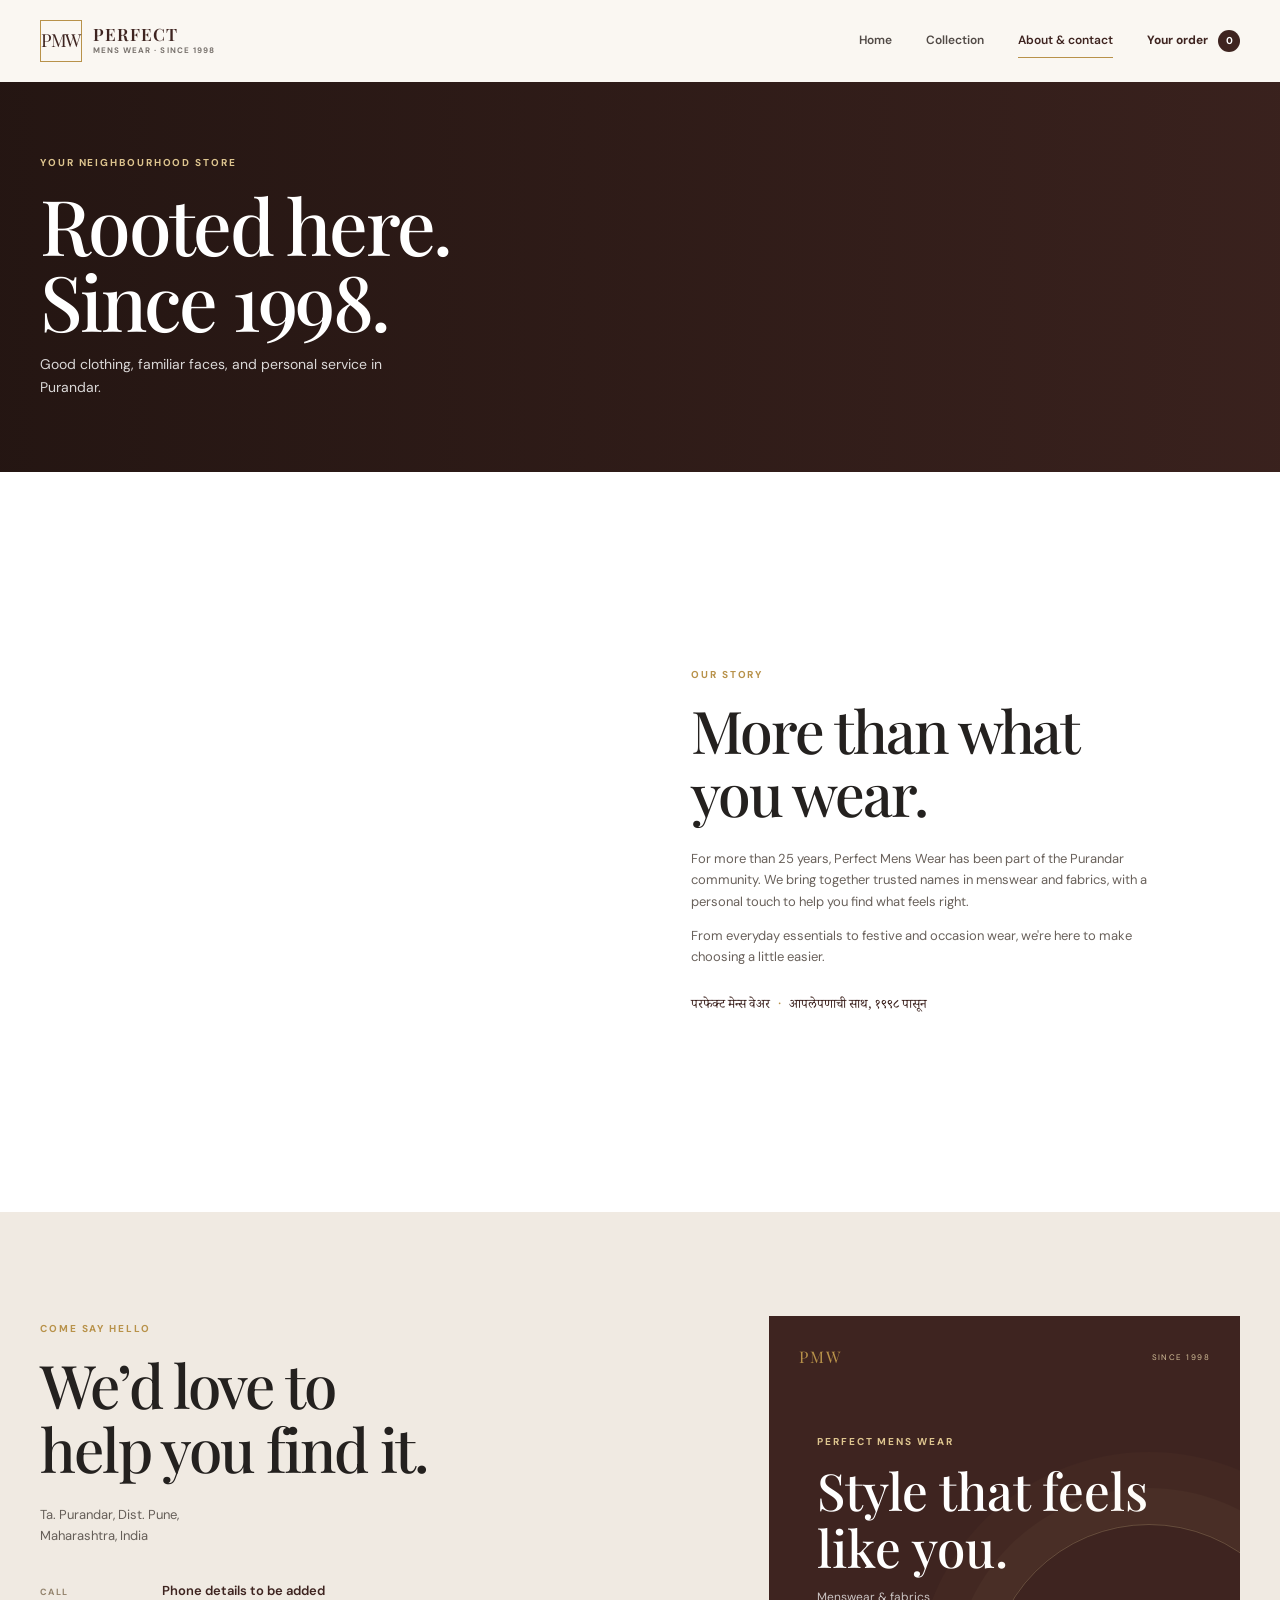
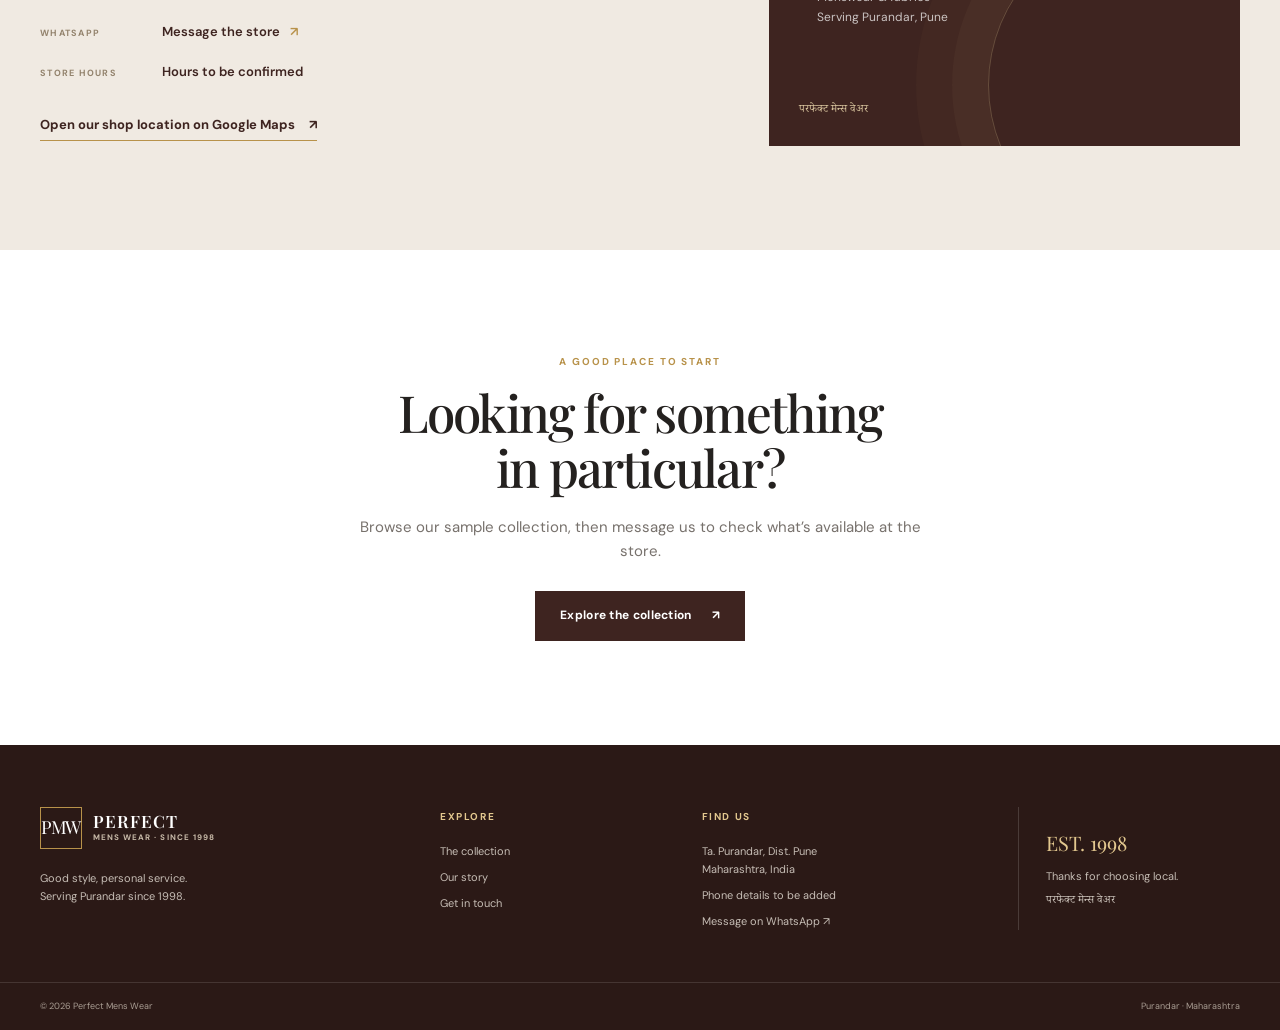
<file: contact.html>
<!doctype html>
<html lang="en">
  <head>
    <meta charset="utf-8">
    <meta name="viewport" content="width=device-width, initial-scale=1">
    <meta name="theme-color" content="#3e2420">
    <meta name="description" content="Get in touch with Perfect Mens Wear, your local menswear and fabric store serving Purandar since 1998.">
    <meta property="og:title" content="About & Contact | Perfect Mens Wear">
    <meta property="og:description" content="Visit or get in touch with Perfect Mens Wear in Purandar, Maharashtra.">
    <meta property="og:type" content="website">
    <title>About &amp; Contact | Perfect Mens Wear</title>
    <link rel="preconnect" href="https://fonts.googleapis.com">
    <link rel="preconnect" href="https://fonts.gstatic.com" crossorigin>
    <link href="https://fonts.googleapis.com/css2?family=DM+Sans:wght@400;500;600;700&family=Playfair+Display:wght@500;600;700&family=Noto+Serif+Devanagari:wght@500;600&display=swap" rel="stylesheet">
    <link rel="stylesheet" href="styles.css">
    <script src="site-config.js" defer></script>
    <script src="products.js" defer></script>
    <script src="app.js" defer></script>
  </head>
  <body data-page="contact">
    <div id="site-header"></div>
    <main id="main-content">
      <section class="page-hero contact-hero">
        <div class="page-width page-hero-content"><p class="eyebrow eyebrow-light">YOUR NEIGHBOURHOOD STORE</p><h1>Rooted here.<br>Since 1998.</h1><p>Good clothing, familiar faces, and personal service in Purandar.</p></div>
      </section>
      <section class="story-section section-padding">
        <div class="page-width story-grid">
          <div class="story-image" role="img" aria-label="Menswear editorial image"></div>
          <div class="story-copy"><p class="eyebrow">OUR STORY</p><h2>More than what<br>you wear.</h2><p>For more than 25 years, Perfect Mens Wear has been part of the Purandar community. We bring together trusted names in menswear and fabrics, with a personal touch to help you find what feels right.</p><p>From everyday essentials to festive and occasion wear, we're here to make choosing a little easier.</p><p class="story-signoff" lang="mr">परफेक्ट मेन्स वेअर <span>·</span> आपलेपणाची साथ, १९९८ पासून</p></div>
        </div>
      </section>
      <section class="contact-section section-padding">
        <div class="page-width contact-grid">
          <div class="contact-copy"><p class="eyebrow">COME SAY HELLO</p><h2>We’d love to<br>help you find it.</h2><p class="contact-location">Ta. Purandar, Dist. Pune,<br>Maharashtra, India</p><div class="contact-details">
            <div class="contact-detail"><span>CALL</span><a data-contact-phone href="#">Phone details to be added</a></div>
            <div class="contact-detail"><span>WHATSAPP</span><button class="inline-button whatsapp-action" type="button">Message the store <span aria-hidden="true">↗</span></button></div>
            <div class="contact-detail"><span>STORE HOURS</span><p data-contact-hours>Hours to be confirmed</p></div>
          </div>
          <a class="text-link" data-map-link href="https://maps.app.goo.gl/xynNc9MXtxaGUpaV7?g_st=aw" target="_blank" rel="noopener noreferrer">Open our shop location on Google Maps <span aria-hidden="true">↗</span></a>
          </div>
          <div class="contact-card"><div class="contact-card-top"><span class="monogram">PMW</span><span class="since-label">SINCE 1998</span></div><p class="eyebrow eyebrow-light">PERFECT MENS WEAR</p><h3>Style that feels<br>like you.</h3><p>Menswear &amp; fabrics<br>Serving Purandar, Pune</p><div class="contact-card-bottom">परफेक्ट मेन्स वेअर</div></div>
        </div>
      </section>
      <section class="closing-section section-padding"><div class="page-width centered"><p class="eyebrow">A GOOD PLACE TO START</p><h2>Looking for something<br>in particular?</h2><p class="section-intro">Browse our sample collection, then message us to check what’s available at the store.</p><a class="button button-brown" href="collection.html">Explore the collection <span aria-hidden="true">↗</span></a></div></section>
    </main>
    <div id="site-footer"></div>
    <div id="site-overlays"></div>
  </body>
</html>
</file>
<file: styles.css>
:root {
  color-scheme: light;
  --brown: #3e2420;
  --brown-deep: #2b1916;
  --paper: #faf7f2;
  --white: #fff;
  --ink: #24211f;
  --muted: #77716c;
  --line: #e8e1d8;
  --gold: #b8924a;
  --green: #238a4b;
  --serif: "Playfair Display", Georgia, serif;
  --sans: "DM Sans", Arial, sans-serif;
  --devanagari: "Noto Serif Devanagari", serif;
}

* { box-sizing: border-box; }
html { scroll-behavior: smooth; }
body { margin: 0; background: var(--paper); color: var(--ink); font-family: var(--sans); font-size: 15px; line-height: 1.65; -webkit-font-smoothing: antialiased; }
body.drawer-is-open { overflow: hidden; }
button, input, select, textarea { font: inherit; }
button, a, select { -webkit-tap-highlight-color: transparent; }
button { color: inherit; }
a { color: inherit; text-decoration: none; }
img { display: block; max-width: 100%; }
h1, h2, h3, p { margin-top: 0; }
h1, h2, .category-name { font-family: var(--serif); font-weight: 500; letter-spacing: -.035em; }
h1 { font-size: clamp(3rem, 6.7vw, 6.4rem); line-height: .99; }
h2 { font-size: clamp(2.2rem, 4vw, 3.75rem); line-height: 1.07; }
h3 { font-family: var(--serif); font-weight: 500; }
::selection { color: var(--white); background: var(--brown); }
.page-width { width: min(1200px, calc(100% - 64px)); margin-inline: auto; }
.section-padding { padding-block: 104px; }
.centered { text-align: center; }
.mobile-only { display: none; }
.small-note { margin: 24px 0 0; color: var(--muted); font-size: 12px; }
.eyebrow { margin-bottom: 16px; color: var(--gold); font-size: 10px; font-weight: 700; letter-spacing: .19em; line-height: 1.5; }
.eyebrow-light { color: #dec58f; }
.section-heading { margin-bottom: 48px; }
.section-heading h2 { margin-bottom: 0; }
.split-heading { display: flex; align-items: end; justify-content: space-between; gap: 30px; }
.split-heading .text-link { margin-bottom: 10px; }
.section-intro { max-width: 570px; margin: 20px auto 0; color: var(--muted); }
.text-link { display: inline-flex; align-items: center; gap: 14px; padding: 5px 0; border: 0; border-bottom: 1px solid var(--gold); background: transparent; color: var(--brown); font-size: 13px; font-weight: 700; cursor: pointer; transition: gap .2s ease; }
.text-link:hover { gap: 20px; }
.text-link-light { color: var(--white); border-color: #dec58f; }
.button { display: inline-flex; min-height: 50px; align-items: center; justify-content: center; gap: 20px; padding: 0 24px; border: 1px solid transparent; font-size: 12px; font-weight: 700; letter-spacing: .025em; cursor: pointer; transition: background .2s ease, color .2s ease, border-color .2s ease, transform .2s ease; }
.button:hover { transform: translateY(-2px); }
.button-gold { background: var(--gold); color: var(--brown-deep); }
.button-gold:hover { background: #d1ad66; }
.button-brown { background: var(--brown); color: var(--white); }
.button-brown:hover { background: var(--brown-deep); }
.button-outline-light { border-color: rgba(255,255,255,.55); color: var(--white); }
.button-outline-light:hover { background: var(--white); color: var(--brown); }
.button-whatsapp { background: var(--green); color: var(--white); }
.button-whatsapp:hover { background: #176f3b; }
.button-full { width: 100%; }
.skip-link { position: fixed; z-index: 20; top: -60px; left: 16px; padding: 10px 16px; background: var(--white); color: var(--brown); }
.skip-link:focus { top: 12px; }
.sr-only { position: absolute; width: 1px; height: 1px; overflow: hidden; clip: rect(0,0,0,0); white-space: nowrap; clip-path: inset(50%); }

/* Header */
.site-header { position: relative; z-index: 5; height: 82px; background: var(--paper); }
.nav-inner, .primary-nav, .wordmark { display: flex; align-items: center; }
.nav-inner { height: 100%; justify-content: space-between; }
.wordmark { gap: 11px; }
.wordmark-mark { display: flex; width: 42px; height: 42px; align-items: center; justify-content: center; padding-right: .11em; border: 1px solid var(--gold); color: var(--brown); font-family: var(--serif); font-size: 18px; letter-spacing: -.11em; }
.wordmark-copy { display: grid; gap: 1px; }
.wordmark-copy strong { color: var(--brown); font-family: var(--serif); font-size: 17px; font-weight: 600; letter-spacing: .06em; line-height: 1.1; }
.wordmark-copy small { color: var(--muted); font-size: 8px; font-weight: 700; letter-spacing: .13em; }
.primary-nav { gap: 34px; }
.primary-nav > a { position: relative; padding-block: 8px; color: #514a46; font-size: 12px; font-weight: 600; }
.primary-nav > a::after { position: absolute; right: 0; bottom: 1px; left: 0; height: 1px; background: var(--gold); content: ""; transform: scaleX(0); transform-origin: left; transition: transform .2s ease; }
.primary-nav > a:hover::after, .primary-nav > a.is-active::after { transform: scaleX(1); }
.primary-nav > a.is-active { color: var(--brown); }
.nav-order { display: inline-flex; min-height: 42px; align-items: center; gap: 10px; padding: 0; border: 0; background: transparent; color: var(--brown); font-size: 12px; font-weight: 700; cursor: pointer; }
.cart-count { display: inline-grid; min-width: 22px; height: 22px; place-items: center; border-radius: 50%; background: var(--brown); color: var(--white); font-size: 10px; }
.nav-toggle { display: none; width: 44px; height: 44px; padding: 11px; border: 0; background: transparent; cursor: pointer; }
.nav-toggle span { display: block; height: 1px; margin: 6px 0; background: var(--brown); transition: transform .2s ease; }
.nav-toggle[aria-expanded="true"] span:first-child { transform: translateY(3.5px) rotate(45deg); }
.nav-toggle[aria-expanded="true"] span:last-child { transform: translateY(-3.5px) rotate(-45deg); }

/* Home */
.hero { position: relative; min-height: 660px; overflow: hidden; background: var(--brown); color: var(--white); }
.hero-image, .hero-shade { position: absolute; inset: 0; }
.hero-image { background: url("https://images.unsplash.com/photo-1617137968427-85924c800a22?auto=format&fit=crop&w=2200&q=88") center 38% / cover; }
.hero-shade { background: linear-gradient(90deg, rgba(28,18,16,.82) 0%, rgba(35,21,18,.62) 43%, rgba(35,21,18,.05) 100%), linear-gradient(0deg, rgba(24,16,14,.32), transparent 45%); }
.hero-content { position: relative; display: flex; min-height: 660px; flex-direction: column; align-items: flex-start; justify-content: center; padding-block: 80px 105px; }
.hero h1 { margin-bottom: 15px; }
.hero-marathi { margin-bottom: 18px; color: #e6d5b3; font-family: var(--devanagari); font-size: clamp(16px, 2vw, 22px); }
.hero-copy { max-width: 410px; margin-bottom: 29px; color: rgba(255,255,255,.8); font-size: 14px; }
.hero-actions { display: flex; align-items: center; gap: 28px; }
.since-badge { position: absolute; right: 25px; bottom: 53px; display: grid; width: 116px; height: 116px; place-content: center; border: 1px solid rgba(222,197,143,.75); border-radius: 50%; text-align: center; transform: rotate(7deg); }
.since-badge span { color: #e9d8b8; font-size: 9px; letter-spacing: .07em; }
.since-badge strong { color: var(--white); font-family: var(--serif); font-size: 18px; font-weight: 500; }
.hero-caption { position: absolute; right: 32px; bottom: 19px; color: rgba(255,255,255,.65); font-size: 8px; letter-spacing: .18em; }
.brand-section { padding-block: 78px 67px; background: var(--white); }
.brand-section .section-heading { margin-bottom: 34px; }
.brand-section .section-heading h2 { font-size: clamp(1.9rem, 3vw, 2.7rem); }
.brand-list { display: flex; flex-wrap: wrap; align-items: center; justify-content: space-around; gap: 20px; padding-block: 28px; border-top: 1px solid var(--line); border-bottom: 1px solid var(--line); color: #68615c; }
.brand-list span { font-family: var(--serif); font-size: 22px; font-weight: 600; }
.brand-list span:nth-child(2) { font-family: var(--sans); font-size: 16px; font-weight: 700; letter-spacing: .1em; }
.brand-list span:nth-child(3) { font-family: var(--sans); font-size: 19px; font-weight: 700; }
.brand-list span:nth-child(4) { font-family: var(--serif); font-style: italic; }
.brand-list span:nth-child(5) { max-width: 95px; font-size: 15px; line-height: 1.1; text-align: center; }
.brand-section .small-note { margin-top: 17px; }
.category-section { padding-bottom: 90px; }
.category-grid { display: grid; grid-template-columns: repeat(3, 1fr); gap: 16px; }
.category-card { position: relative; display: flex; min-height: 370px; flex-direction: column; justify-content: space-between; overflow: hidden; padding: 25px; background-color: var(--brown); background-position: center; background-size: cover; color: var(--white); }
.category-card::before { position: absolute; inset: 0; background: linear-gradient(180deg, rgba(25,18,16,.08), rgba(25,18,16,.7)); content: ""; transition: background .2s ease; }
.category-card:hover::before { background: linear-gradient(180deg, rgba(25,18,16,.03), rgba(25,18,16,.82)); }
.category-card > * { position: relative; }
.category-shirts { background-image: url("https://images.unsplash.com/photo-1603252109303-2751441dd157?auto=format&fit=crop&w=900&q=82"); }
.category-ethnic { background-image: url("https://images.unsplash.com/photo-1610030469983-98e550d6193c?auto=format&fit=crop&w=900&q=82"); }
.category-tailoring { background-image: url("https://images.unsplash.com/photo-1591047139829-d91aecb6caea?auto=format&fit=crop&w=900&q=82"); }
.category-index { color: #f0dfc0; font-size: 9px; font-weight: 600; letter-spacing: .15em; }
.category-name { margin: auto 0 7px; font-size: clamp(1.8rem, 3vw, 2.5rem); }
.category-arrow { position: absolute; right: 24px; bottom: 27px; font-size: 20px; }
.featured-section { background: #f0eae2; }
.product-grid { display: grid; grid-template-columns: repeat(4, minmax(0, 1fr)); gap: 25px 18px; }
.product-card { min-width: 0; }
.product-image-wrap { position: relative; aspect-ratio: 4 / 4.8; overflow: hidden; background: #e9e3dc; }
.product-image { width: 100%; height: 100%; object-fit: cover; transition: transform .5s cubic-bezier(.2,.7,.2,1); }
.product-card:hover .product-image { transform: scale(1.045); }
.product-image.image-unavailable { visibility: hidden; }
.product-tag { position: absolute; top: 13px; left: 13px; padding: 6px 9px; background: var(--paper); color: var(--brown); font-size: 8px; font-weight: 700; letter-spacing: .1em; text-transform: uppercase; }
.product-add { position: absolute; right: 12px; bottom: 12px; display: grid; width: 40px; height: 40px; place-items: center; border: 0; border-radius: 50%; background: var(--white); color: var(--brown); font-size: 24px; cursor: pointer; transition: background .2s ease, color .2s ease; }
.product-add:hover { background: var(--brown); color: var(--white); }
.product-meta { display: flex; justify-content: space-between; gap: 8px; margin-top: 14px; color: var(--muted); font-size: 9px; font-weight: 700; letter-spacing: .11em; text-transform: uppercase; }
.product-card h3 { margin: 7px 0 5px; font-size: 18px; line-height: 1.3; }
.product-price { display: flex; align-items: center; gap: 9px; }
.product-price strong { font-size: 13px; }
.product-mrp { color: #938b83; font-size: 11px; text-decoration: line-through; }
.product-card-actions { display: flex; gap: 8px; margin-top: 12px; }
.product-card-actions select { width: 78px; height: 40px; padding: 0 8px; border: 1px solid var(--line); border-radius: 0; background: var(--white); color: var(--brown); font-size: 11px; }
.add-button { min-height: 40px; flex: 1; padding-inline: 12px; border: 1px solid var(--brown); background: transparent; color: var(--brown); font-size: 10px; font-weight: 700; cursor: pointer; transition: background .2s ease, color .2s ease; }
.add-button:hover { background: var(--brown); color: var(--white); }
.product-grid-home .product-card-actions { display: none; }
.featured-section > .page-width > .small-note { margin-top: 28px; }
.heritage-section { display: grid; min-height: 500px; grid-template-columns: 1fr 1fr; background: var(--brown); color: var(--white); }
.heritage-image { min-height: 470px; background: url("https://images.unsplash.com/photo-1529139574466-a303027c1d8b?auto=format&fit=crop&w=1300&q=85") center 38% / cover; }
.heritage-copy { display: flex; max-width: 650px; flex-direction: column; align-items: flex-start; justify-content: center; padding: 75px clamp(38px, 7vw, 105px); }
.heritage-copy h2 { margin-bottom: 19px; font-size: clamp(2.2rem, 3.7vw, 3.5rem); }
.heritage-copy > p:not(.eyebrow) { max-width: 415px; margin-bottom: 28px; color: rgba(255,255,255,.72); font-size: 13px; }
.order-section { background: var(--white); }
.order-section .section-heading { margin-bottom: 48px; }
.order-section .section-heading h2 { font-size: clamp(2.1rem, 4vw, 3.25rem); }
.steps-grid { display: grid; grid-template-columns: repeat(3, 1fr); margin: 0 0 42px; border-top: 1px solid var(--line); border-bottom: 1px solid var(--line); }
.step { padding: 30px 34px; }
.step + .step { border-left: 1px solid var(--line); }
.step-number { color: var(--gold); font-family: var(--serif); font-size: 22px; }
.step h3 { margin: 14px 0 8px; font-size: 20px; }
.step p { max-width: 280px; margin-bottom: 0; color: var(--muted); font-size: 12px; }

/* Interior pages */
.page-hero { position: relative; min-height: 390px; overflow: hidden; background-color: var(--brown); background-position: center 44%; background-size: cover; color: var(--white); }
.page-hero::before { position: absolute; inset: 0; background: linear-gradient(90deg, rgba(30,18,15,.8), rgba(30,18,15,.15)); content: ""; }
.collection-hero { background-image: url("https://images.unsplash.com/photo-1515886657613-9f3515b0c78f?auto=format&fit=crop&w=2000&q=85"); }
.contact-hero { background-image: url("https://images.unsplash.com/photo-1539109136881-3be0616acf4b?auto=format&fit=crop&w=2000&q=85"); }
.page-hero-content { position: relative; display: flex; min-height: 390px; flex-direction: column; align-items: flex-start; justify-content: center; padding-block: 60px; }
.page-hero h1 { margin-bottom: 15px; font-size: clamp(3.1rem, 6vw, 5.3rem); }
.page-hero-content > p:last-child { max-width: 390px; margin-bottom: 0; color: rgba(255,255,255,.83); font-size: 14px; }
.collection-section { padding-top: 56px; }
.catalog-notice { display: flex; align-items: flex-start; gap: 13px; margin-bottom: 54px; padding: 17px 19px; border: 1px solid #e7d8b8; background: #f7f0e3; }
.notice-mark { display: grid; width: 21px; height: 21px; flex: 0 0 auto; place-items: center; border: 1px solid var(--gold); border-radius: 50%; color: var(--brown); font-family: var(--serif); font-size: 13px; }
.catalog-notice p { margin: 0; color: #655b4e; font-size: 12px; }
.catalog-notice strong { color: var(--brown); }
.collection-toolbar { display: flex; align-items: end; justify-content: space-between; gap: 20px; }
.collection-toolbar h2 { margin: 0; font-size: clamp(2.1rem, 4vw, 3.2rem); }
.collection-toolbar .eyebrow { margin-bottom: 7px; }
.filter-list { display: flex; flex-wrap: wrap; gap: 9px; margin: 32px 0 35px; }
.filter-chip { min-height: 40px; padding: 0 17px; border: 1px solid #ddd5ca; background: transparent; color: #625a54; font-size: 11px; cursor: pointer; transition: background .2s ease, color .2s ease, border-color .2s ease; }
.filter-chip:hover, .filter-chip.is-active { border-color: var(--brown); background: var(--brown); color: var(--white); }
.collection-section .product-grid { row-gap: 44px; }
.empty-products { grid-column: 1 / -1; color: var(--muted); }
.story-section { padding-block: 110px; background: var(--white); }
.story-grid { display: grid; grid-template-columns: 1fr 1fr; align-items: center; gap: clamp(45px, 8vw, 120px); }
.story-image { min-height: 520px; background: url("https://images.unsplash.com/photo-1617127365659-c47fa864d8bc?auto=format&fit=crop&w=1200&q=85") center / cover; }
.story-copy { max-width: 480px; }
.story-copy h2 { margin-bottom: 24px; font-size: clamp(2.7rem, 4.6vw, 4.25rem); }
.story-copy > p:not(.eyebrow):not(.story-signoff) { color: #69615b; font-size: 13px; }
.story-signoff { margin: 28px 0 0; color: var(--brown); font-family: var(--devanagari); font-size: 13px; }
.story-signoff span { padding-inline: 5px; color: var(--gold); }
.contact-section { background: #f0eae2; }
.contact-grid { display: grid; grid-template-columns: 1fr .8fr; align-items: center; gap: clamp(60px, 11vw, 160px); }
.contact-copy h2 { margin-bottom: 23px; font-size: clamp(2.8rem, 4.7vw, 4.25rem); }
.contact-location { margin-bottom: 34px; color: #655e58; font-size: 13px; }
.contact-details { display: grid; gap: 19px; margin-bottom: 26px; }
.contact-detail { display: grid; grid-template-columns: 110px 1fr; align-items: baseline; gap: 12px; }
.contact-detail > span { color: #93836d; font-size: 9px; font-weight: 700; letter-spacing: .14em; }
.contact-detail p, .contact-detail a, .contact-detail button { margin: 0; color: var(--brown); font-size: 13px; font-weight: 600; }
.inline-button { padding: 0; border: 0; background: transparent; text-align: left; cursor: pointer; }
.inline-button span { margin-left: 7px; color: var(--gold); }
.contact-card { position: relative; display: flex; min-height: 430px; flex-direction: column; justify-content: center; overflow: hidden; padding: 48px; background: var(--brown); color: var(--white); }
.contact-card::after { position: absolute; right: -70px; bottom: -100px; width: 320px; height: 320px; border: 1px solid rgba(222,197,143,.25); border-radius: 50%; box-shadow: 0 0 0 36px rgba(222,197,143,.035), 0 0 0 72px rgba(222,197,143,.025); content: ""; }
.contact-card-top { position: absolute; top: 28px; right: 30px; left: 30px; display: flex; align-items: center; justify-content: space-between; }
.monogram { color: var(--gold); font-family: var(--serif); font-size: 16px; letter-spacing: .12em; }
.since-label { color: #d4c09a; font-size: 8px; letter-spacing: .18em; }
.contact-card h3 { position: relative; margin-bottom: 13px; font-size: clamp(2.5rem, 4vw, 3.5rem); line-height: 1.1; }
.contact-card > p:not(.eyebrow) { position: relative; margin-bottom: 0; color: rgba(255,255,255,.73); font-size: 12px; }
.contact-card .eyebrow { position: relative; margin-bottom: 13px; }
.contact-card-bottom { position: absolute; z-index: 1; bottom: 26px; left: 30px; color: #d4c09a; font-family: var(--devanagari); font-size: 11px; }
.closing-section { background: var(--white); }
.closing-section h2 { margin-bottom: 19px; font-size: clamp(2.3rem, 4vw, 3.5rem); }
.closing-section .section-intro { margin-bottom: 27px; }

/* Footer */
.site-footer { background: var(--brown-deep); color: var(--white); }
.footer-main { display: grid; grid-template-columns: 1.3fr .8fr 1fr .8fr; gap: 40px; padding-block: 62px 52px; }
.wordmark-light .wordmark-mark { color: var(--white); }
.wordmark-light .wordmark-copy strong { color: var(--white); }
.wordmark-light .wordmark-copy small { color: #c9bba9; }
.footer-brand > p { margin: 20px 0 0; color: #c6bdb5; font-size: 11px; }
.footer-column { display: flex; flex-direction: column; align-items: flex-start; gap: 8px; }
.footer-column h3 { margin: 2px 0 8px; color: #e3c88f; font-family: var(--sans); font-size: 10px; font-weight: 700; letter-spacing: .16em; text-transform: uppercase; }
.footer-column > a, .footer-column > p, .footer-whatsapp { margin: 0; color: #c6bdb5; font-size: 11px; }
.footer-column > a:hover, .footer-whatsapp:hover { color: var(--white); }
.footer-whatsapp { padding: 0; border: 0; background: transparent; cursor: pointer; }
.footer-note { display: flex; flex-direction: column; align-items: flex-start; justify-content: center; border-left: 1px solid rgba(255,255,255,.15); padding-left: 27px; }
.footer-since { color: #e3c88f; font-family: var(--serif); font-size: 20px; }
.footer-note p { margin: 8px 0; color: #c6bdb5; font-size: 11px; }
.footer-note > span:last-child { color: #c6bdb5; font-family: var(--devanagari); font-size: 11px; }
.footer-bottom { border-top: 1px solid rgba(255,255,255,.12); }
.footer-bottom > .page-width { display: flex; min-height: 47px; align-items: center; justify-content: space-between; color: #a99d93; font-size: 9px; }

/* Order drawer */
.toast-region { position: fixed; z-index: 15; right: 22px; bottom: 22px; max-width: min(420px, calc(100% - 32px)); padding: 14px 18px; background: var(--brown-deep); color: var(--white); font-size: 12px; opacity: 0; pointer-events: none; transform: translateY(12px); transition: opacity .2s ease, transform .2s ease; }
.toast-region.is-visible { opacity: 1; transform: translateY(0); }
.drawer-backdrop { position: fixed; z-index: 10; inset: 0; background: rgba(20,14,12,.54); opacity: 0; transition: opacity .25s ease; }
.drawer-backdrop:not([hidden]) { opacity: 1; }
.order-drawer { position: fixed; z-index: 11; top: 0; right: 0; bottom: 0; display: flex; width: min(480px, 100%); flex-direction: column; background: var(--paper); box-shadow: -10px 0 35px rgba(0,0,0,.12); visibility: hidden; transform: translateX(105%); transition: transform .28s ease, visibility .28s; }
.order-drawer.is-open { visibility: visible; transform: translateX(0); }
.drawer-header { display: flex; min-height: 94px; align-items: center; justify-content: space-between; padding: 20px 26px; border-bottom: 1px solid var(--line); }
.drawer-header .eyebrow { margin-bottom: 4px; }
.drawer-header h2 { margin: 0; font-size: 27px; }
.icon-button { display: grid; width: 42px; height: 42px; place-items: center; border: 1px solid var(--line); background: transparent; font-size: 26px; cursor: pointer; }
.drawer-body { flex: 1; overflow: auto; padding: 22px 26px 30px; }
.cart-items { display: grid; gap: 16px; }
.cart-item { position: relative; display: grid; grid-template-columns: 84px 1fr 30px; gap: 14px; padding-bottom: 16px; border-bottom: 1px solid var(--line); }
.cart-item > img { width: 84px; height: 104px; background: #e9e3dc; object-fit: cover; }
.cart-item-info > span { color: var(--muted); font-size: 9px; font-weight: 700; letter-spacing: .1em; text-transform: uppercase; }
.cart-item-info h3 { margin: 2px 0 4px; font-size: 15px; line-height: 1.25; }
.cart-item-info > p { margin: 0 0 8px; color: var(--muted); font-size: 10px; }
.quantity-control { display: inline-flex; height: 28px; align-items: center; border: 1px solid var(--line); }
.quantity-control button { width: 30px; height: 28px; border: 0; background: transparent; cursor: pointer; }
.quantity-control span { min-width: 21px; text-align: center; font-size: 11px; }
.remove-item { align-self: start; border: 0; background: transparent; color: var(--muted); font-size: 21px; cursor: pointer; }
.empty-cart { padding: 32px 12px; text-align: center; }
.empty-cart-icon { display: inline-grid; width: 48px; height: 48px; place-items: center; border: 1px solid var(--gold); border-radius: 50%; color: var(--brown); font-size: 24px; }
.empty-cart h3 { margin: 15px 0 5px; font-size: 20px; }
.empty-cart p { color: var(--muted); font-size: 12px; }
.empty-cart .text-link { font-size: 11px; }
.order-form { display: grid; gap: 10px; margin-top: 25px; }
.cart-total { display: flex; align-items: center; justify-content: space-between; padding-top: 18px; border-top: 1px solid var(--line); font-size: 13px; }
.cart-total strong { color: var(--brown); font-size: 19px; }
.order-form .small-note { margin: 0 0 8px; font-size: 10px; }
.order-form label { margin-top: 3px; color: var(--brown); font-size: 11px; font-weight: 700; }
.order-form label span { color: var(--muted); font-weight: 400; }
.order-form input, .order-form textarea { width: 100%; min-height: 43px; padding: 10px 12px; border: 1px solid #ddd5ca; border-radius: 0; outline: 0; background: var(--white); color: var(--ink); font-size: 12px; }
.order-form textarea { resize: vertical; }
.order-form input:focus, .order-form textarea:focus { border-color: var(--gold); box-shadow: 0 0 0 2px rgba(184,146,74,.14); }
.form-error { min-height: 0; margin: 0; color: #a33324; font-size: 11px; }
.form-error:empty { display: none; }
.order-form .button { margin-top: 5px; }
.drawer-disclaimer { margin: 0; color: var(--muted); font-size: 10px; text-align: center; }

@media (max-width: 900px) {
  .page-width { width: min(100% - 48px, 760px); }
  .section-padding { padding-block: 82px; }
  .primary-nav { gap: 22px; }
  .product-grid { grid-template-columns: repeat(2, minmax(0, 1fr)); gap: 34px 18px; }
  .product-grid-home { grid-template-columns: repeat(4, minmax(0, 1fr)); gap: 14px; }
  .product-grid-home .product-card h3 { font-size: 15px; }
  .product-grid-home .product-meta { font-size: 7px; }
  .product-grid-home .product-image-wrap { aspect-ratio: 3 / 4; }
  .category-card { min-height: 310px; padding: 19px; }
  .heritage-copy { padding: 55px 38px; }
  .footer-main { grid-template-columns: 1fr 1fr; gap: 38px; }
  .footer-note { min-height: 100px; }
  .contact-grid { gap: 55px; }
  .contact-card { min-height: 400px; padding: 34px; }
}

@media (max-width: 600px) {
  body { font-size: 14px; }
  .page-width { width: calc(100% - 40px); }
  .section-padding { padding-block: 68px; }
  .section-heading { margin-bottom: 32px; }
  .mobile-only { display: initial; }
  .split-heading { align-items: flex-start; flex-direction: column; gap: 18px; }
  .split-heading .text-link { margin: 0; }
  .site-header { height: 70px; }
  .wordmark-mark { width: 37px; height: 37px; font-size: 16px; }
  .wordmark-copy strong { font-size: 15px; }
  .wordmark-copy small { font-size: 7px; }
  .nav-toggle { display: block; }
  .primary-nav { position: absolute; top: 70px; right: 0; left: 0; display: none; align-items: stretch; flex-direction: column; gap: 0; padding: 10px 20px 18px; border-top: 1px solid var(--line); background: var(--paper); box-shadow: 0 12px 20px rgba(36,25,20,.08); }
  .primary-nav.is-open { display: flex; }
  .primary-nav > a { padding: 13px 0; border-bottom: 1px solid var(--line); }
  .primary-nav > a::after { display: none; }
  .nav-order { justify-content: flex-start; padding-top: 13px; }
  .hero, .hero-content { min-height: 640px; }
  .hero-image { background-position: 58% center; }
  .hero-shade { background: linear-gradient(90deg, rgba(28,18,16,.78), rgba(35,21,18,.28)), linear-gradient(0deg, rgba(24,16,14,.45), transparent 55%); }
  .hero-content { justify-content: center; padding-block: 72px 130px; }
  .hero h1 { font-size: clamp(3.35rem, 15vw, 5rem); }
  .hero-copy { max-width: 315px; font-size: 13px; }
  .hero-actions { align-items: flex-start; flex-direction: column; gap: 14px; }
  .since-badge { right: 22px; bottom: 44px; width: 90px; height: 90px; }
  .since-badge span { font-size: 7px; }
  .since-badge strong { font-size: 15px; }
  .hero-caption { right: auto; bottom: 16px; left: 20px; font-size: 7px; }
  .brand-section { padding-block: 61px 53px; }
  .brand-list { justify-content: center; gap: 22px 32px; padding-block: 24px; }
  .brand-list span { font-size: 18px; }
  .brand-list span:nth-child(2) { font-size: 13px; }
  .brand-list span:nth-child(3) { font-size: 16px; }
  .brand-list span:nth-child(4) { font-size: 18px; }
  .brand-list span:nth-child(5) { font-size: 12px; }
  .category-grid { grid-template-columns: 1fr; gap: 12px; }
  .category-card { min-height: 320px; padding: 23px; }
  .category-name { font-size: 2.25rem; }
  .product-grid-home { grid-template-columns: repeat(2, minmax(0, 1fr)); gap: 27px 13px; }
  .product-grid-home .product-meta { font-size: 8px; }
  .product-grid-home .product-card h3 { font-size: 16px; }
  .product-grid-home .product-image-wrap { aspect-ratio: 4 / 4.7; }
  .heritage-section { grid-template-columns: 1fr; }
  .heritage-image { min-height: 310px; }
  .heritage-copy { padding: 58px 25px 65px; }
  .steps-grid { grid-template-columns: 1fr; }
  .step { padding: 24px 20px; }
  .step + .step { border-top: 1px solid var(--line); border-left: 0; }
  .page-hero, .page-hero-content { min-height: 350px; }
  .page-hero h1 { font-size: 3.5rem; }
  .page-hero-content { padding-block: 52px; }
  .collection-section { padding-top: 40px; }
  .catalog-notice { margin-bottom: 38px; padding: 14px; }
  .collection-toolbar { align-items: flex-start; flex-direction: column; }
  .collection-toolbar .button { min-height: 43px; }
  .filter-list { gap: 7px; margin: 25px 0 28px; }
  .filter-chip { min-height: 37px; padding-inline: 12px; font-size: 10px; }
  .collection-section .product-grid { gap: 30px 13px; }
  .product-card h3 { font-size: 16px; }
  .product-meta { font-size: 8px; }
  .product-card-actions { display: grid; grid-template-columns: 72px 1fr; gap: 6px; margin-top: 11px; }
  .product-card-actions select { width: 100%; min-width: 0; height: 39px; padding: 0 7px; font-size: 10px; }
  .add-button { min-height: 39px; padding: 0 7px; font-size: 9px; }
  .story-section { padding-block: 65px; }
  .story-grid { grid-template-columns: 1fr; gap: 37px; }
  .story-image { min-height: 340px; }
  .story-copy h2 { font-size: 3.15rem; }
  .contact-grid { grid-template-columns: 1fr; gap: 43px; }
  .contact-copy h2 { font-size: 3.2rem; }
  .contact-detail { grid-template-columns: 94px 1fr; }
  .contact-card { min-height: 355px; }
  .closing-section h2 { font-size: 2.6rem; }
  .footer-main { grid-template-columns: 1fr 1fr; gap: 33px 22px; padding-block: 48px 38px; }
  .footer-brand { grid-column: 1 / -1; }
  .footer-note { min-height: 88px; padding-left: 18px; }
  .footer-bottom > .page-width { min-height: 53px; font-size: 8px; }
  .drawer-header { padding-inline: 20px; }
  .drawer-body { padding-inline: 20px; }
  .toast-region { right: 16px; bottom: 16px; }
}

@media (prefers-reduced-motion: reduce) {
  *, *::before, *::after { scroll-behavior: auto !important; transition-duration: .01ms !important; animation-duration: .01ms !important; animation-iteration-count: 1 !important; }
}
</file>
